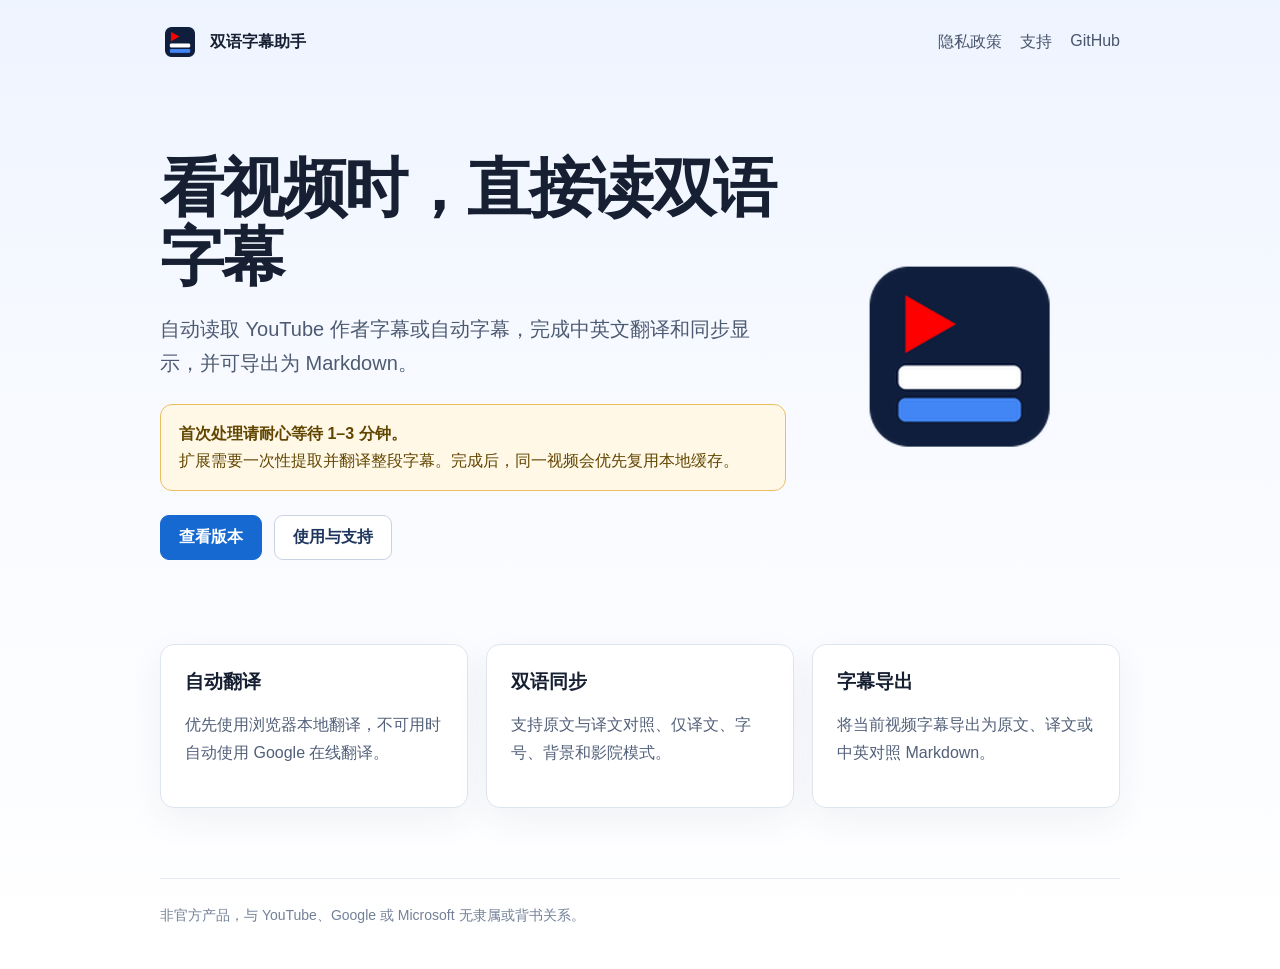
<file: docs/index.html>
<!doctype html>
<html lang="zh-CN">
<head>
  <meta charset="utf-8">
  <meta name="viewport" content="width=device-width, initial-scale=1">
  <meta name="description" content="YouTube 双语字幕：自动提取、翻译、同步显示并导出 Markdown。">
  <title>双语字幕助手 for YouTube</title>
  <link rel="icon" href="icon128.png">
  <link rel="stylesheet" href="styles.css">
</head>
<body>
  <div class="shell">
    <header>
      <a class="brand" href="./"><img src="icon128.png" alt=""><span>双语字幕助手</span></a>
      <nav><a href="privacy.html">隐私政策</a><a href="support.html">支持</a><a href="https://github.com/lproc2006/yt-dual-subtitles">GitHub</a></nav>
    </header>
    <main>
      <section class="hero">
        <div>
          <h1>看视频时，直接读双语字幕</h1>
          <p class="lead">自动读取 YouTube 作者字幕或自动字幕，完成中英文翻译和同步显示，并可导出为 Markdown。</p>
          <div class="wait-note"><strong>首次处理请耐心等待 1–3 分钟。</strong><br>扩展需要一次性提取并翻译整段字幕。完成后，同一视频会优先复用本地缓存。</div>
          <div class="actions">
            <a class="button primary" href="https://github.com/lproc2006/yt-dual-subtitles/releases">查看版本</a>
            <a class="button" href="support.html">使用与支持</a>
          </div>
        </div>
        <img src="icon300.png" alt="双语字幕助手图标">
      </section>
      <section class="grid">
        <div class="card"><h2>自动翻译</h2><p>优先使用浏览器本地翻译，不可用时自动使用 Google 在线翻译。</p></div>
        <div class="card"><h2>双语同步</h2><p>支持原文与译文对照、仅译文、字号、背景和影院模式。</p></div>
        <div class="card"><h2>字幕导出</h2><p>将当前视频字幕导出为原文、译文或中英对照 Markdown。</p></div>
      </section>
    </main>
    <footer>非官方产品，与 YouTube、Google 或 Microsoft 无隶属或背书关系。</footer>
  </div>
</body>
</html>
</file>
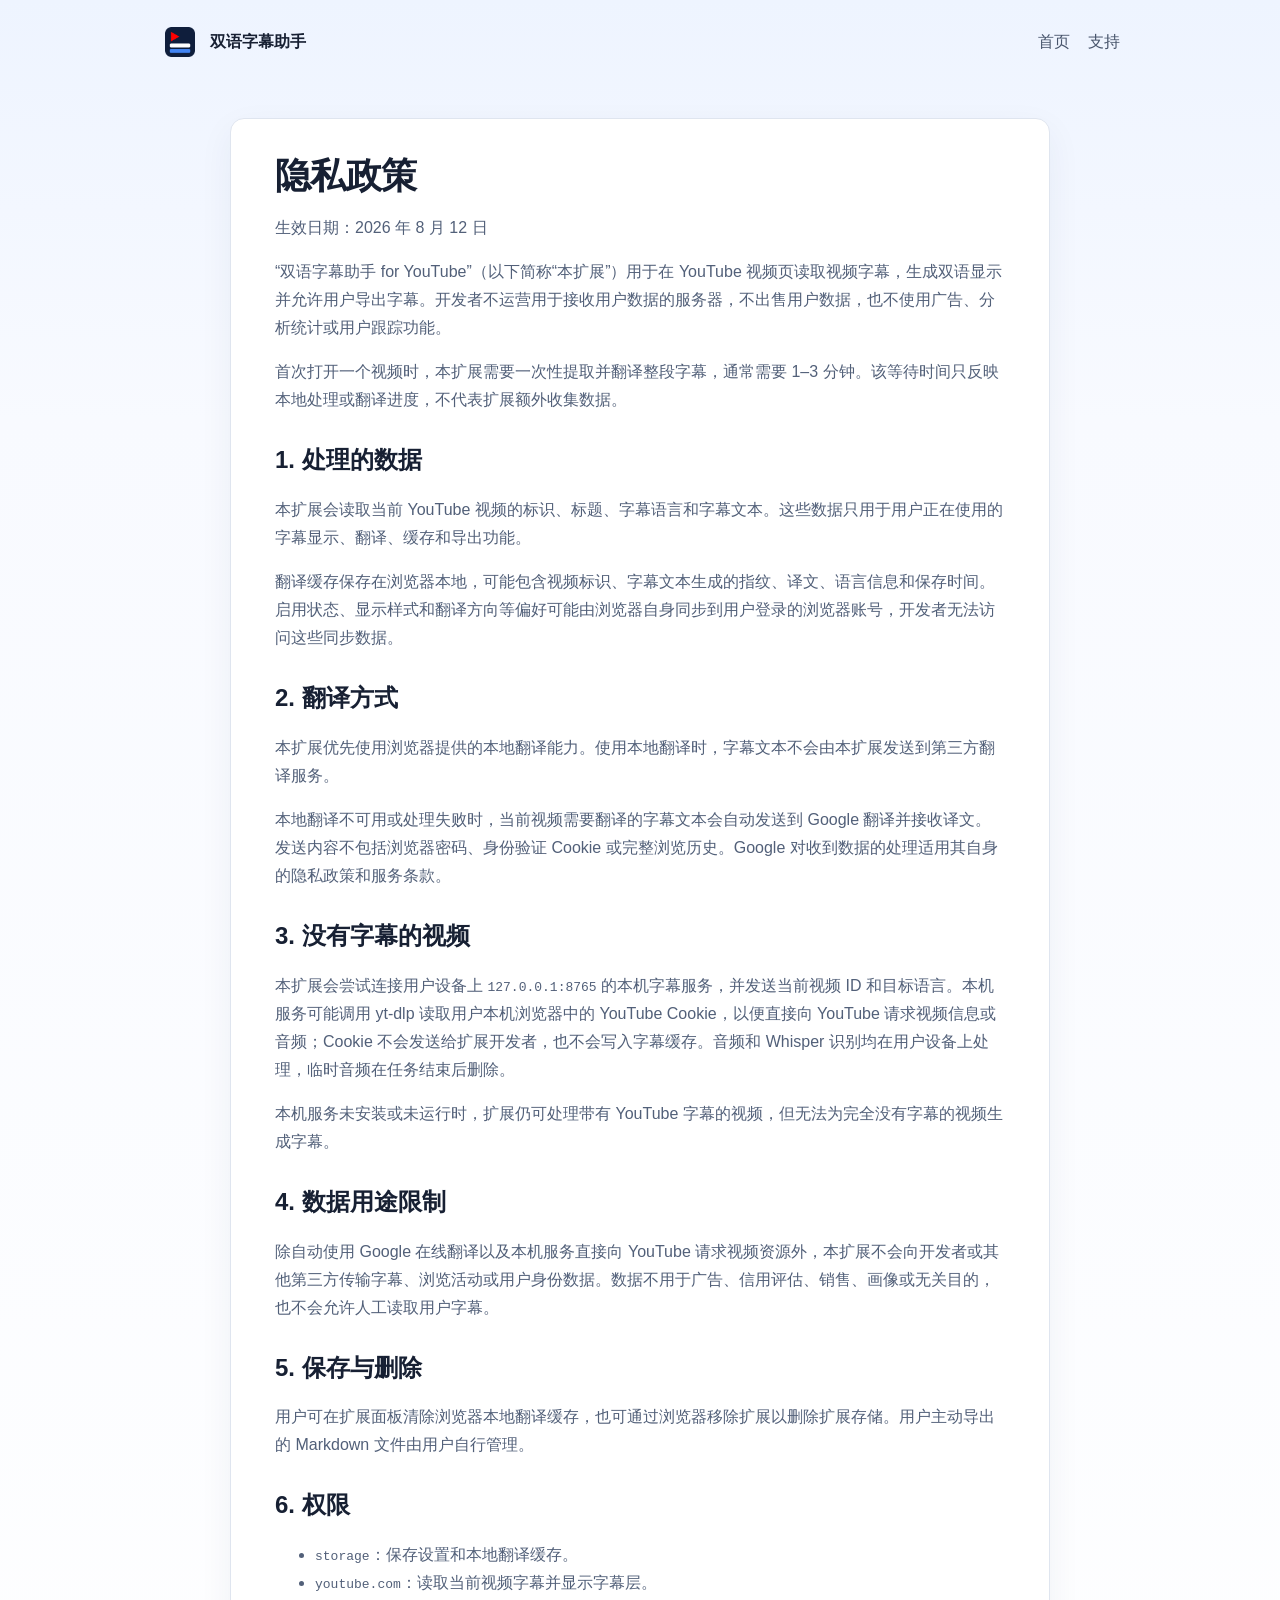
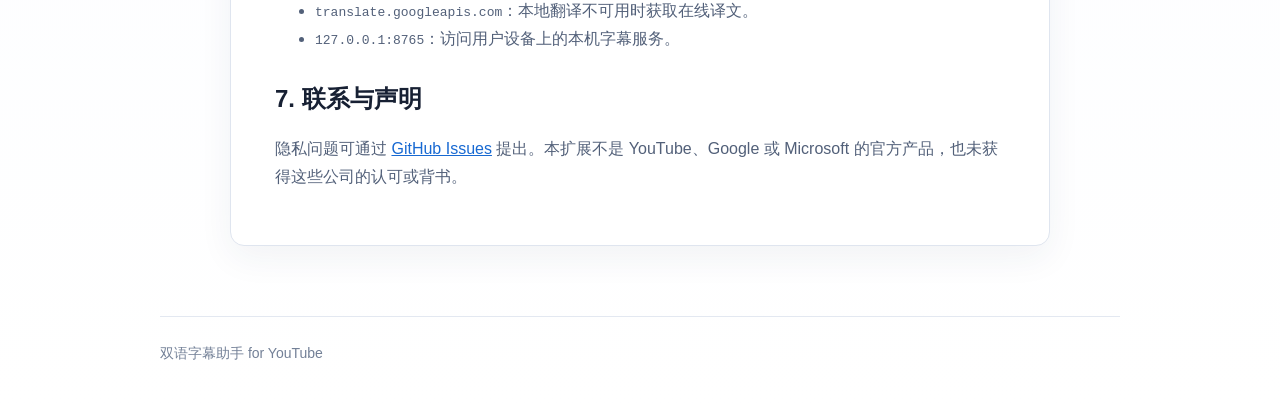
<file: docs/privacy.html>
<!doctype html>
<html lang="zh-CN">
<head>
  <meta charset="utf-8">
  <meta name="viewport" content="width=device-width, initial-scale=1">
  <title>隐私政策｜双语字幕助手</title>
  <link rel="icon" href="icon128.png">
  <link rel="stylesheet" href="styles.css">
</head>
<body>
  <div class="shell">
    <header><a class="brand" href="./"><img src="icon128.png" alt=""><span>双语字幕助手</span></a><nav><a href="./">首页</a><a href="support.html">支持</a></nav></header>
    <article>
      <h1>隐私政策</h1>
      <p>生效日期：2026 年 8 月 12 日</p>
      <p>“双语字幕助手 for YouTube”（以下简称“本扩展”）用于在 YouTube 视频页读取视频字幕，生成双语显示并允许用户导出字幕。开发者不运营用于接收用户数据的服务器，不出售用户数据，也不使用广告、分析统计或用户跟踪功能。</p>
      <p>首次打开一个视频时，本扩展需要一次性提取并翻译整段字幕，通常需要 1–3 分钟。该等待时间只反映本地处理或翻译进度，不代表扩展额外收集数据。</p>
      <h2>1. 处理的数据</h2>
      <p>本扩展会读取当前 YouTube 视频的标识、标题、字幕语言和字幕文本。这些数据只用于用户正在使用的字幕显示、翻译、缓存和导出功能。</p>
      <p>翻译缓存保存在浏览器本地，可能包含视频标识、字幕文本生成的指纹、译文、语言信息和保存时间。启用状态、显示样式和翻译方向等偏好可能由浏览器自身同步到用户登录的浏览器账号，开发者无法访问这些同步数据。</p>
      <h2>2. 翻译方式</h2>
      <p>本扩展优先使用浏览器提供的本地翻译能力。使用本地翻译时，字幕文本不会由本扩展发送到第三方翻译服务。</p>
      <p>本地翻译不可用或处理失败时，当前视频需要翻译的字幕文本会自动发送到 Google 翻译并接收译文。发送内容不包括浏览器密码、身份验证 Cookie 或完整浏览历史。Google 对收到数据的处理适用其自身的隐私政策和服务条款。</p>
      <h2>3. 没有字幕的视频</h2>
      <p>本扩展会尝试连接用户设备上 <code>127.0.0.1:8765</code> 的本机字幕服务，并发送当前视频 ID 和目标语言。本机服务可能调用 yt-dlp 读取用户本机浏览器中的 YouTube Cookie，以便直接向 YouTube 请求视频信息或音频；Cookie 不会发送给扩展开发者，也不会写入字幕缓存。音频和 Whisper 识别均在用户设备上处理，临时音频在任务结束后删除。</p>
      <p>本机服务未安装或未运行时，扩展仍可处理带有 YouTube 字幕的视频，但无法为完全没有字幕的视频生成字幕。</p>
      <h2>4. 数据用途限制</h2>
      <p>除自动使用 Google 在线翻译以及本机服务直接向 YouTube 请求视频资源外，本扩展不会向开发者或其他第三方传输字幕、浏览活动或用户身份数据。数据不用于广告、信用评估、销售、画像或无关目的，也不会允许人工读取用户字幕。</p>
      <h2>5. 保存与删除</h2>
      <p>用户可在扩展面板清除浏览器本地翻译缓存，也可通过浏览器移除扩展以删除扩展存储。用户主动导出的 Markdown 文件由用户自行管理。</p>
      <h2>6. 权限</h2>
      <ul><li><code>storage</code>：保存设置和本地翻译缓存。</li><li><code>youtube.com</code>：读取当前视频字幕并显示字幕层。</li><li><code>translate.googleapis.com</code>：本地翻译不可用时获取在线译文。</li><li><code>127.0.0.1:8765</code>：访问用户设备上的本机字幕服务。</li></ul>
      <h2>7. 联系与声明</h2>
      <p>隐私问题可通过 <a href="https://github.com/lproc2006/yt-dual-subtitles/issues">GitHub Issues</a> 提出。本扩展不是 YouTube、Google 或 Microsoft 的官方产品，也未获得这些公司的认可或背书。</p>
    </article>
    <footer>双语字幕助手 for YouTube</footer>
  </div>
</body>
</html>
</file>
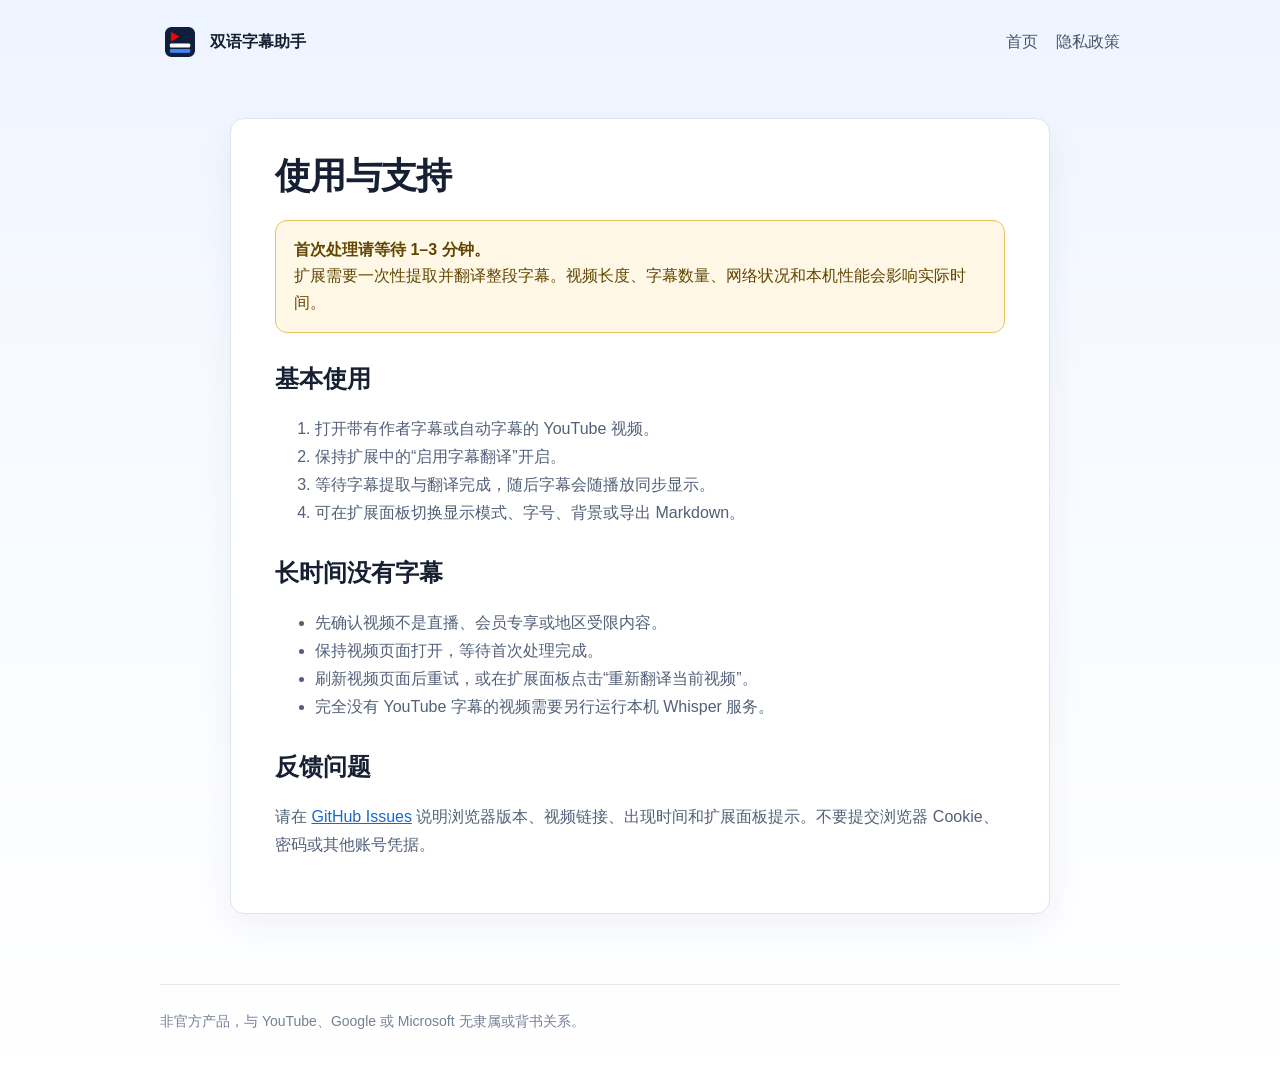
<file: docs/support.html>
<!doctype html>
<html lang="zh-CN">
<head>
  <meta charset="utf-8">
  <meta name="viewport" content="width=device-width, initial-scale=1">
  <title>支持｜双语字幕助手</title>
  <link rel="icon" href="icon128.png">
  <link rel="stylesheet" href="styles.css">
</head>
<body>
  <div class="shell">
    <header><a class="brand" href="./"><img src="icon128.png" alt=""><span>双语字幕助手</span></a><nav><a href="./">首页</a><a href="privacy.html">隐私政策</a></nav></header>
    <article>
      <h1>使用与支持</h1>
      <div class="wait-note"><strong>首次处理请等待 1–3 分钟。</strong><br>扩展需要一次性提取并翻译整段字幕。视频长度、字幕数量、网络状况和本机性能会影响实际时间。</div>
      <h2>基本使用</h2>
      <ol><li>打开带有作者字幕或自动字幕的 YouTube 视频。</li><li>保持扩展中的“启用字幕翻译”开启。</li><li>等待字幕提取与翻译完成，随后字幕会随播放同步显示。</li><li>可在扩展面板切换显示模式、字号、背景或导出 Markdown。</li></ol>
      <h2>长时间没有字幕</h2>
      <ul><li>先确认视频不是直播、会员专享或地区受限内容。</li><li>保持视频页面打开，等待首次处理完成。</li><li>刷新视频页面后重试，或在扩展面板点击“重新翻译当前视频”。</li><li>完全没有 YouTube 字幕的视频需要另行运行本机 Whisper 服务。</li></ul>
      <h2>反馈问题</h2>
      <p>请在 <a href="https://github.com/lproc2006/yt-dual-subtitles/issues">GitHub Issues</a> 说明浏览器版本、视频链接、出现时间和扩展面板提示。不要提交浏览器 Cookie、密码或其他账号凭据。</p>
    </article>
    <footer>非官方产品，与 YouTube、Google 或 Microsoft 无隶属或背书关系。</footer>
  </div>
</body>
</html>
</file>
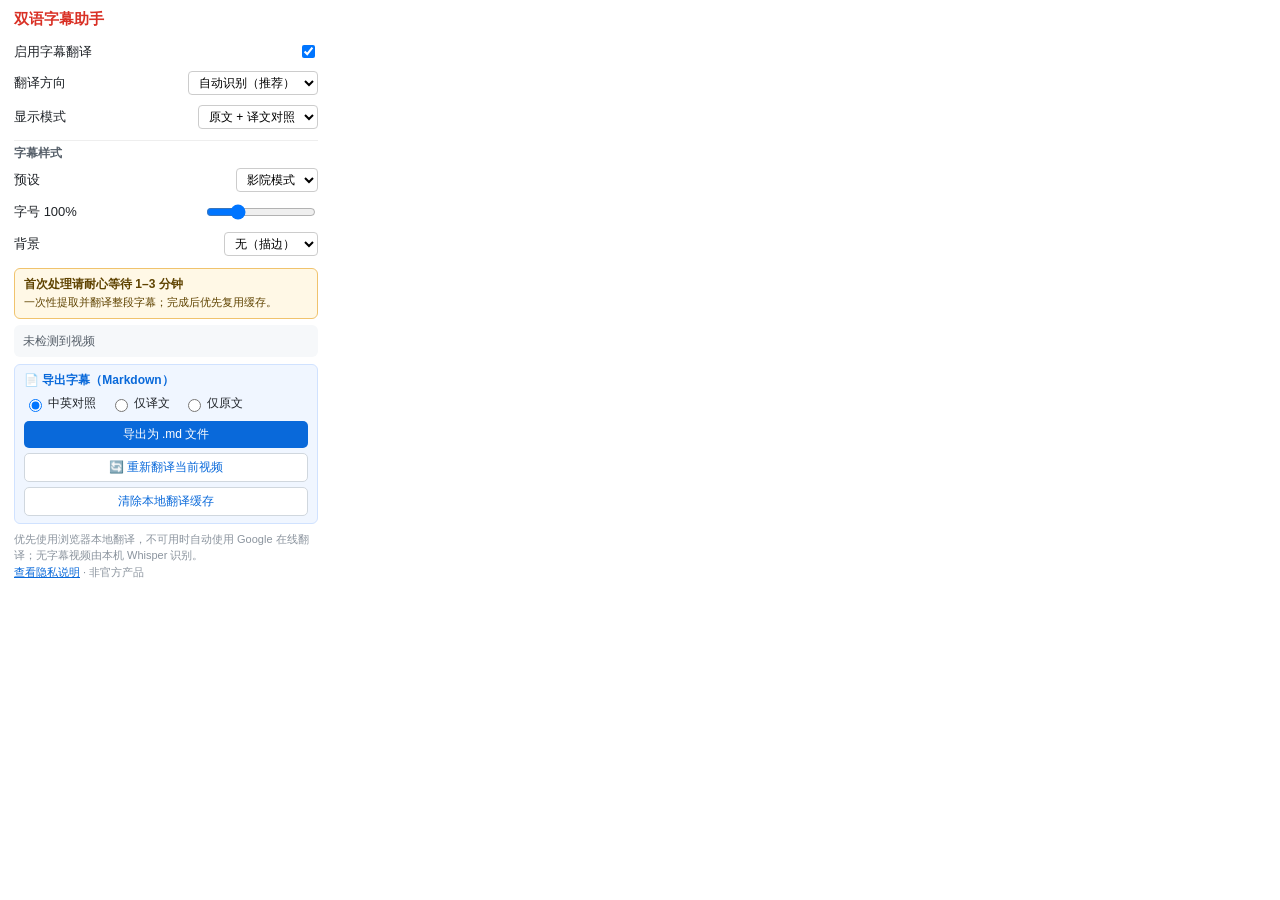
<file: popup/popup.html>
<!DOCTYPE html>
<html lang="zh-CN">
<head>
  <meta charset="UTF-8">
  <link rel="stylesheet" href="popup.css">
</head>
<body>
  <h1>双语字幕助手</h1>

  <label class="switch-row">
    <span>启用字幕翻译</span>
    <input type="checkbox" id="enabled" checked>
  </label>

  <label class="row">
    <span>翻译方向</span>
    <select id="direction">
      <option value="auto" selected>自动识别（推荐）</option>
      <option value="zh-CN">英文 → 中文</option>
      <option value="en">中文 → 英文</option>
    </select>
  </label>

  <label class="row">
    <span>显示模式</span>
    <select id="mode">
      <option value="dual" selected>原文 + 译文对照</option>
      <option value="translated">仅译文</option>
    </select>
  </label>

  <div class="section-title">字幕样式</div>
  <label class="row">
    <span>预设</span>
    <select id="style">
      <option value="cinema" selected>影院模式</option>
      <option value="minimal">简洁模式</option>
    </select>
  </label>
  <label class="row">
    <span>字号 <span id="fontsize-label">100%</span></span>
    <input type="range" id="fontsize" min="80" max="160" step="10" value="100">
  </label>
  <label class="row">
    <span>背景</span>
    <select id="background">
      <option value="none" selected>无（描边）</option>
      <option value="translucent">半透明黑底</option>
      <option value="solid">实心黑底</option>
    </select>
  </label>

  <div class="processing-note" role="note">
    <strong>首次处理请耐心等待 1–3 分钟</strong>
    <span>一次性提取并翻译整段字幕；完成后优先复用缓存。</span>
  </div>

  <div class="status-box">
    <div id="status">未检测到视频</div>
  </div>

  <div class="export-box">
    <div class="export-title">📄 导出字幕（Markdown）</div>
    <label class="export-format"><input type="radio" name="fmt" value="dual" checked> 中英对照</label>
    <label class="export-format"><input type="radio" name="fmt" value="translated"> 仅译文</label>
    <label class="export-format"><input type="radio" name="fmt" value="source"> 仅原文</label>
    <button id="export-btn">导出为 .md 文件</button>
    <button id="retranslate-btn" class="secondary">🔄 重新翻译当前视频</button>
    <button id="clear-cache-btn" class="secondary">清除本地翻译缓存</button>
  </div>

  <div class="note">优先使用浏览器本地翻译，不可用时自动使用 Google 在线翻译；无字幕视频由本机 Whisper 识别。<br><a href="../privacy/privacy.html" target="_blank">查看隐私说明</a> · 非官方产品</div>

  <script src="popup.js"></script>
</body>
</html>
</file>
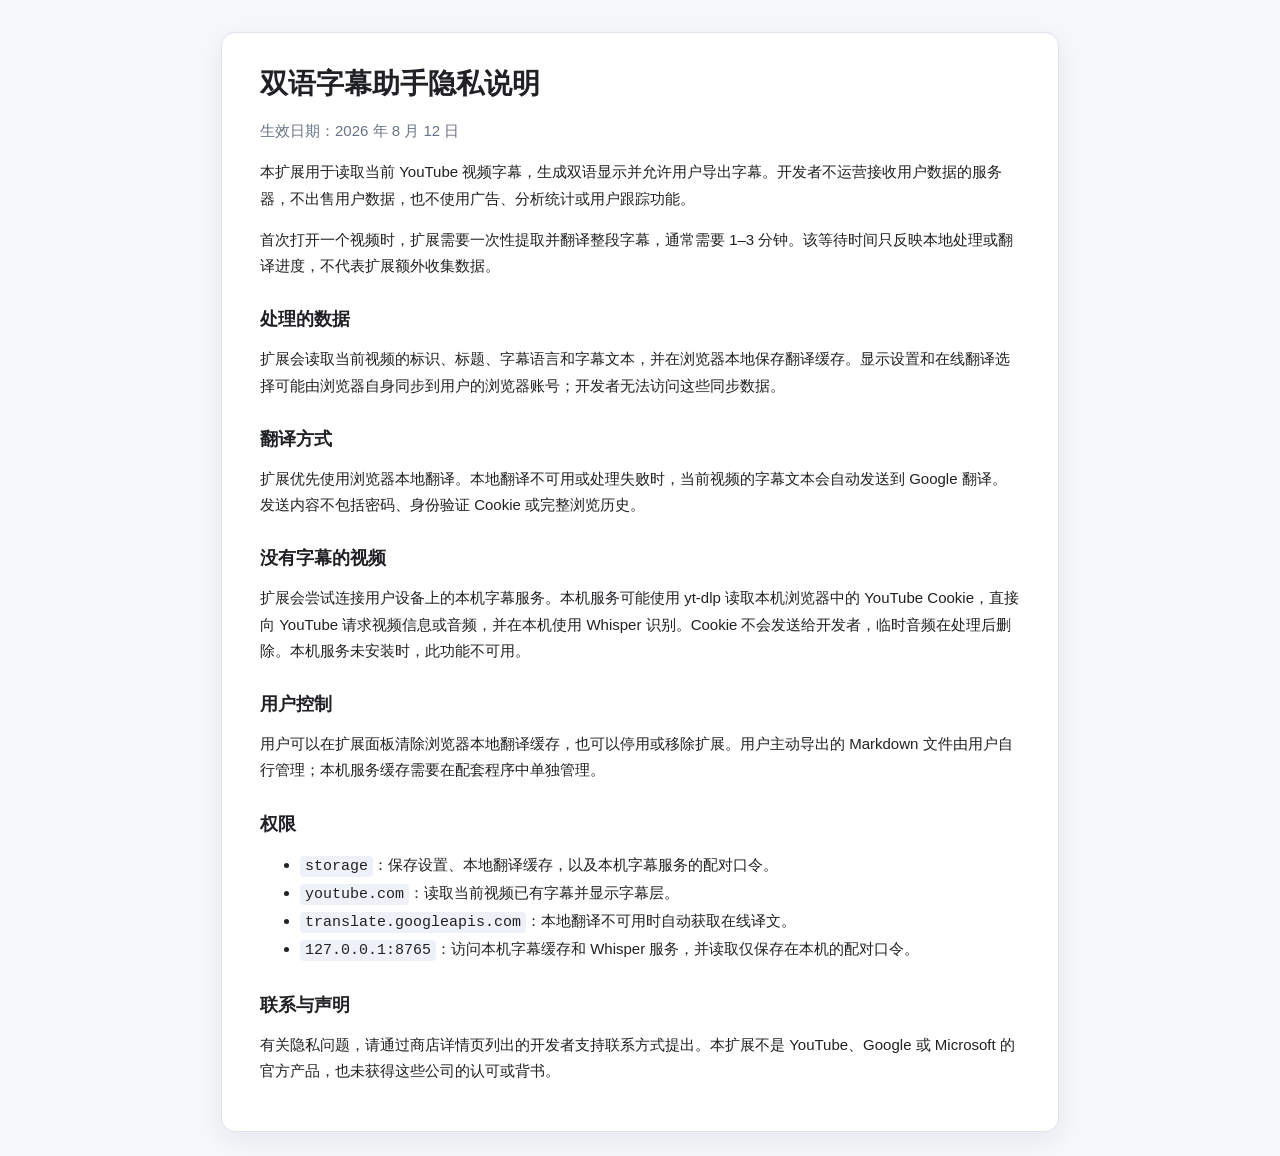
<file: privacy/privacy.html>
<!DOCTYPE html>
<html lang="zh-CN">
<head>
  <meta charset="UTF-8">
  <meta name="viewport" content="width=device-width, initial-scale=1">
  <title>双语字幕助手隐私说明</title>
  <link rel="stylesheet" href="privacy.css">
</head>
<body>
  <main>
    <h1>双语字幕助手隐私说明</h1>
    <p class="date">生效日期：2026 年 8 月 12 日</p>
    <p>本扩展用于读取当前 YouTube 视频字幕，生成双语显示并允许用户导出字幕。开发者不运营接收用户数据的服务器，不出售用户数据，也不使用广告、分析统计或用户跟踪功能。</p>
    <p>首次打开一个视频时，扩展需要一次性提取并翻译整段字幕，通常需要 1–3 分钟。该等待时间只反映本地处理或翻译进度，不代表扩展额外收集数据。</p>

    <h2>处理的数据</h2>
    <p>扩展会读取当前视频的标识、标题、字幕语言和字幕文本，并在浏览器本地保存翻译缓存。显示设置和在线翻译选择可能由浏览器自身同步到用户的浏览器账号；开发者无法访问这些同步数据。</p>

    <h2>翻译方式</h2>
    <p>扩展优先使用浏览器本地翻译。本地翻译不可用或处理失败时，当前视频的字幕文本会自动发送到 Google 翻译。发送内容不包括密码、身份验证 Cookie 或完整浏览历史。</p>

    <h2>没有字幕的视频</h2>
    <p>扩展会尝试连接用户设备上的本机字幕服务。本机服务可能使用 yt-dlp 读取本机浏览器中的 YouTube Cookie，直接向 YouTube 请求视频信息或音频，并在本机使用 Whisper 识别。Cookie 不会发送给开发者，临时音频在处理后删除。本机服务未安装时，此功能不可用。</p>

    <h2>用户控制</h2>
    <p>用户可以在扩展面板清除浏览器本地翻译缓存，也可以停用或移除扩展。用户主动导出的 Markdown 文件由用户自行管理；本机服务缓存需要在配套程序中单独管理。</p>

    <h2>权限</h2>
    <ul>
      <li><code>storage</code>：保存设置、本地翻译缓存，以及本机字幕服务的配对口令。</li>
      <li><code>youtube.com</code>：读取当前视频已有字幕并显示字幕层。</li>
      <li><code>translate.googleapis.com</code>：本地翻译不可用时自动获取在线译文。</li>
      <li><code>127.0.0.1:8765</code>：访问本机字幕缓存和 Whisper 服务，并读取仅保存在本机的配对口令。</li>
    </ul>

    <h2>联系与声明</h2>
    <p>有关隐私问题，请通过商店详情页列出的开发者支持联系方式提出。本扩展不是 YouTube、Google 或 Microsoft 的官方产品，也未获得这些公司的认可或背书。</p>
  </main>
</body>
</html>
</file>
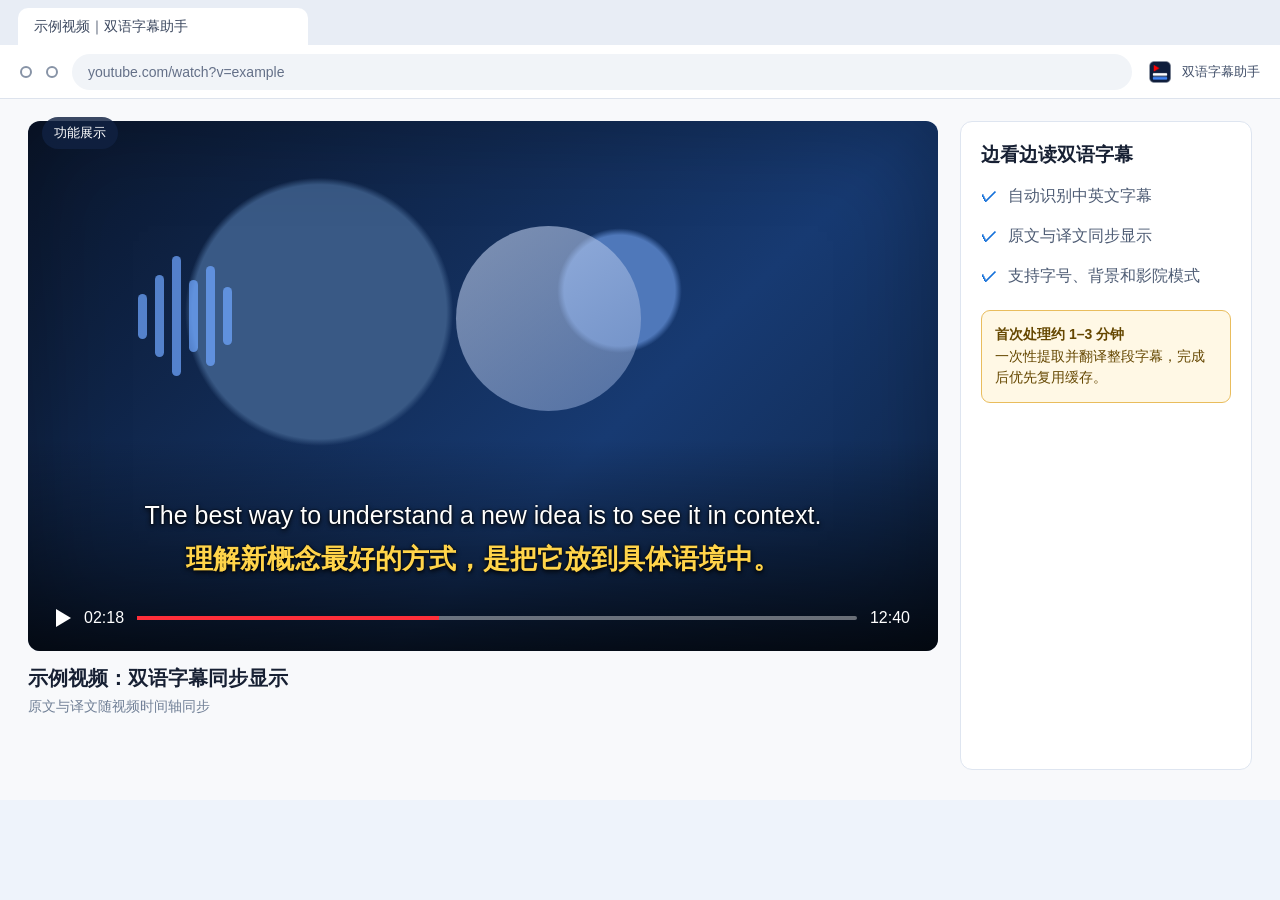
<file: store/demo/demo.html>
<!doctype html>
<html lang="zh-CN">
<head><meta charset="utf-8"><meta name="viewport" content="width=1280"><title>商店功能图</title><link rel="stylesheet" href="demo.css"></head>
<body>
  <section class="shot shot-dual browser">
    <div class="tabs"><div class="tab">示例视频｜双语字幕助手</div></div>
    <div class="bar"><span class="navdot"></span><span class="navdot"></span><div class="address">youtube.com/watch?v=example</div><div class="extension-chip"><img src="../../icons/icon128.png" alt="">双语字幕助手</div></div>
    <div class="page"><span class="demo-label">功能展示</span><div class="video-column"><div class="video"><div class="wave"><i></i><i></i><i></i><i></i><i></i><i></i></div><div class="speaker"></div><div class="captions"><div class="source">The best way to understand a new idea is to see it in context.</div><div class="translated">理解新概念最好的方式，是把它放到具体语境中。</div></div><div class="controls"><span class="play"></span><span>02:18</span><div class="timeline"></div><span>12:40</span></div></div><div class="video-title">示例视频：双语字幕同步显示</div><div class="meta">原文与译文随视频时间轴同步</div></div><aside class="side-card"><h2>边看边读双语字幕</h2><div class="feature"><span class="check">✓</span><span>自动识别中英文字幕</span></div><div class="feature"><span class="check">✓</span><span>原文与译文同步显示</span></div><div class="feature"><span class="check">✓</span><span>支持字号、背景和影院模式</span></div><div class="wait-pill"><strong>首次处理约 1–3 分钟</strong><br>一次性提取并翻译整段字幕，完成后优先复用缓存。</div></aside></div>
  </section>

  <section class="shot shot-loading browser">
    <div class="tabs"><div class="tab">双语字幕助手｜首次处理提示</div></div>
    <div class="bar"><span class="navdot"></span><span class="navdot"></span><div class="address">youtube.com/watch?v=example</div><div class="extension-chip"><img src="../../icons/icon128.png" alt="">双语字幕助手</div></div>
    <div class="workspace"><span class="demo-label">功能展示</span><div class="workspace-copy"><div class="eyebrow">清晰的等待预期</div><h1>整段字幕一次提取、一次翻译</h1><p>首次打开视频时，字幕处理通常需要 1–3 分钟。扩展会持续显示提取或翻译进度，完成后再次打开同一视频通常更快。</p><div class="steps"><div class="step">① 提取字幕</div><div class="step">② 批量翻译</div><div class="step">③ 本地缓存</div></div></div><div class="popup"><h2>双语字幕助手</h2><div class="prow"><span>启用字幕翻译</span><span class="toggle"></span></div><div class="prow"><span>翻译方向</span><span class="select">自动识别（推荐）</span></div><div class="prow"><span>显示模式</span><span class="select">原文 + 译文对照</span></div><div class="section">字幕样式</div><div class="prow"><span>预设</span><span class="select">影院模式</span></div><div class="prow"><span>字号 100%</span><span>━━●━━━━</span></div><div class="processing"><strong>首次处理请耐心等待 1–3 分钟</strong>一次性提取并翻译整段字幕；完成后优先复用缓存。</div><div class="status">正在一次性翻译全部字幕 186/644（Google 在线）</div><div class="exportbox"><strong>📄 导出字幕（Markdown）</strong><div class="radios">◉ 中英对照　○ 仅译文　○ 仅原文</div><div class="pbutton">导出为 .md 文件</div><div class="pbutton secondary">重新翻译当前视频</div></div></div></div>
  </section>

  <section class="shot shot-export browser">
    <div class="tabs"><div class="tab">双语字幕助手｜样式与导出</div></div>
    <div class="bar"><span class="navdot"></span><span class="navdot"></span><div class="address">扩展功能：字幕样式与 Markdown 导出</div><div class="extension-chip"><img src="../../icons/icon128.png" alt="">双语字幕助手</div></div>
    <div class="export-page"><span class="demo-label">功能展示</span><div class="popup"><h2>双语字幕助手</h2><div class="prow"><span>显示模式</span><span class="select">原文 + 译文对照</span></div><div class="section">字幕样式</div><div class="prow"><span>预设</span><span class="select">影院模式</span></div><div class="prow"><span>字号 120%</span><span>━━━━●━━</span></div><div class="prow"><span>背景</span><span class="select">半透明黑底</span></div><div class="processing"><strong>首次处理请耐心等待 1–3 分钟</strong>整段字幕处理完成后即可导出。</div><div class="status">✓ 已就绪（644 条 · 本地缓存）</div><div class="exportbox"><strong>📄 导出字幕（Markdown）</strong><div class="radios">◉ 中英对照　○ 仅译文　○ 仅原文</div><div class="pbutton">导出为 .md 文件</div><div class="pbutton secondary">重新翻译当前视频</div><div class="pbutton secondary">清除本地翻译缓存</div></div></div><div class="document"><h1>示例视频字幕</h1><div class="quote">来源：YouTube 视频页面<br>语言：英语 → 中文<br>格式：中英对照 Markdown</div><h3>01　Understanding ideas in context</h3><p>The best way to understand a new idea is to see it in context.</p><p class="translation">理解新概念最好的方式，是把它放到具体语境中。</p><h3>02　Build a clear mental model</h3><p>Start with the main structure, then connect the details.</p><p class="translation">先建立整体结构，再把细节连接起来。</p></div></div>
  </section>
  <script>document.body.dataset.shot = new URLSearchParams(location.search).get("shot") || "dual";</script>
</body>
</html>
</file>
<file: docs/styles.css>
:root {
  color-scheme: light;
  font-family: -apple-system, BlinkMacSystemFont, "Segoe UI", "PingFang SC", "Microsoft YaHei", sans-serif;
  color: #172033;
  background: #f5f7fb;
}

* { box-sizing: border-box; }

body {
  margin: 0;
  background: linear-gradient(180deg, #eef4ff 0, #f8faff 420px, #fff 100%);
}

a { color: #1769d2; }

.shell {
  width: min(960px, calc(100% - 32px));
  margin: 0 auto;
}

header {
  display: flex;
  align-items: center;
  justify-content: space-between;
  padding: 22px 0;
}

.brand {
  display: flex;
  align-items: center;
  gap: 10px;
  color: #172033;
  font-weight: 700;
  text-decoration: none;
}

.brand img { width: 40px; height: 40px; }

nav { display: flex; gap: 18px; }
nav a { color: #48556c; text-decoration: none; }

.hero {
  display: grid;
  grid-template-columns: 1fr 280px;
  gap: 54px;
  align-items: center;
  padding: 70px 0 84px;
}

.hero img { width: 240px; height: 240px; }

h1 {
  margin: 0 0 18px;
  font-size: clamp(38px, 6vw, 64px);
  line-height: 1.08;
  letter-spacing: -0.04em;
}

.lead {
  max-width: 660px;
  color: #4d5b72;
  font-size: 20px;
  line-height: 1.7;
}

.wait-note {
  margin: 24px 0;
  padding: 16px 18px;
  border: 1px solid #eabf61;
  border-radius: 12px;
  background: #fff8e7;
  color: #624600;
  line-height: 1.65;
}

.actions { display: flex; flex-wrap: wrap; gap: 12px; }
.button {
  display: inline-block;
  padding: 11px 18px;
  border: 1px solid #c9d2e3;
  border-radius: 9px;
  background: #fff;
  color: #1f365e;
  font-weight: 650;
  text-decoration: none;
}
.button.primary { border-color: #1769d2; background: #1769d2; color: #fff; }

.grid {
  display: grid;
  grid-template-columns: repeat(3, 1fr);
  gap: 18px;
  padding: 0 0 70px;
}

.card, article {
  padding: 24px;
  border: 1px solid #dfe5ef;
  border-radius: 14px;
  background: #fff;
  box-shadow: 0 12px 35px rgba(37, 56, 92, 0.06);
}

.card h2 { margin: 0 0 10px; font-size: 19px; }
.card p, article p, article li { color: #526079; line-height: 1.75; }

article { max-width: 820px; margin: 34px auto 70px; padding: 38px 44px; }
article h1 { font-size: 36px; letter-spacing: -0.02em; }
article h2 { margin-top: 30px; }

footer {
  padding: 28px 0 44px;
  border-top: 1px solid #e3e8f1;
  color: #738097;
  font-size: 14px;
}

@media (max-width: 720px) {
  .hero { grid-template-columns: 1fr; padding-top: 34px; }
  .hero img { order: -1; width: 150px; height: 150px; }
  .grid { grid-template-columns: 1fr; }
  nav { gap: 10px; font-size: 14px; }
  article { padding: 26px 22px; }
}
</file>
<file: popup/popup.css>
html {
  width: 332px;
  min-width: 332px;
  max-width: 332px;
  overflow-x: hidden;
  background: #fff;
}

*, *::before, *::after {
  box-sizing: border-box;
}

body {
  width: 332px;
  min-width: 332px;
  max-width: 332px;
  margin: 0;
  padding: 10px 14px;
  overflow-x: hidden;
  font-family: -apple-system, "PingFang SC", "Microsoft YaHei", sans-serif;
  font-size: 13px;
  color: #1f2328;
  background: #fff;
}

h1 {
  font-size: 15px;
  margin: 0 0 8px;
  color: #d93025;
}

.row, .switch-row {
  display: flex;
  justify-content: space-between;
  align-items: center;
  padding: 5px 0;
}

select {
  max-width: 174px;
  padding: 3px 6px;
  border: 1px solid #ccc;
  border-radius: 4px;
  font-size: 12px;
  background: #fff;
}

.processing-note {
  margin: 7px 0 2px;
  padding: 7px 9px;
  border: 1px solid #f0c36d;
  border-radius: 6px;
  background: #fff8e6;
  color: #5f4300;
  line-height: 1.45;
}

.processing-note strong,
.processing-note span {
  display: block;
}

.processing-note strong {
  margin-bottom: 2px;
  font-size: 12px;
}

.processing-note span {
  font-size: 11px;
}

.status-box {
  margin-top: 6px;
  padding: 7px 9px;
  background: #f6f8fa;
  border-radius: 6px;
  min-height: 32px;
  display: flex;
  align-items: center;
}

#status {
  font-size: 12px;
  color: #57606a;
}

.note {
  margin-top: 7px;
  font-size: 11px;
  color: #8b949e;
  line-height: 1.5;
}

.note a {
  color: #0969da;
}

.export-box {
  margin-top: 7px;
  padding: 7px 9px;
  background: #f0f6ff;
  border: 1px solid #d0e2ff;
  border-radius: 6px;
}

.section-title {
  font-size: 12px;
  font-weight: 600;
  color: #57606a;
  margin: 6px 0 1px;
  padding-top: 4px;
  border-top: 1px solid #eee;
}

input[type="range"] {
  width: 110px;
}

.export-title {
  font-size: 12px;
  font-weight: 600;
  margin-bottom: 6px;
  color: #0969da;
}

.export-format {
  display: inline-flex;
  align-items: center;
  gap: 3px;
  margin-right: 10px;
  font-size: 12px;
}

#export-btn {
  display: block;
  width: 100%;
  margin-top: 6px;
  padding: 5px 0;
  border: none;
  border-radius: 5px;
  background: #0969da;
  color: #fff;
  font-size: 12px;
  cursor: pointer;
}

#export-btn:hover { background: #0a58ca; }

#retranslate-btn,
#clear-cache-btn {
  display: block;
  width: 100%;
  margin-top: 5px;
  padding: 5px 0;
  border: 1px solid #d0d7de;
  border-radius: 5px;
  background: #fff;
  color: #0969da;
  font-size: 12px;
  cursor: pointer;
}

#retranslate-btn:hover,
#clear-cache-btn:hover { background: #f6f8fa; }
</file>
<file: privacy/privacy.css>
:root {
  color-scheme: light;
  font-family: -apple-system, BlinkMacSystemFont, "Segoe UI", "PingFang SC", "Microsoft YaHei", sans-serif;
  color: #202124;
  background: #f6f8fb;
}

body {
  margin: 0;
  padding: 32px 18px;
}

main {
  max-width: 760px;
  margin: 0 auto;
  padding: 32px 38px;
  border: 1px solid #dfe3eb;
  border-radius: 14px;
  background: #fff;
  box-shadow: 0 8px 30px rgba(28, 39, 60, 0.08);
}

h1 {
  margin: 0;
  font-size: 28px;
}

h2 {
  margin: 28px 0 8px;
  font-size: 18px;
}

p, li {
  font-size: 15px;
  line-height: 1.75;
}

.date {
  color: #687386;
}

code {
  padding: 2px 5px;
  border-radius: 4px;
  background: #eef2f8;
}

@media (max-width: 600px) {
  body { padding: 0; }
  main { padding: 24px 20px; border: 0; border-radius: 0; }
}
</file>
<file: store/demo/demo.css>
* { box-sizing: border-box; }
:root { font-family: -apple-system, BlinkMacSystemFont, "Segoe UI", "PingFang SC", sans-serif; color: #172033; }
body { margin: 0; width: 1280px; height: 800px; overflow: hidden; background: #eef3fb; }
.shot { display: none; width: 1280px; height: 800px; }
body[data-shot="dual"] .shot-dual,
body[data-shot="loading"] .shot-loading,
body[data-shot="export"] .shot-export { display: block; }

.browser { width: 100%; height: 100%; background: #fff; }
.tabs { height: 45px; display: flex; align-items: end; gap: 8px; padding: 0 18px; background: #e8edf5; }
.tab { width: 290px; padding: 10px 16px 9px; border-radius: 10px 10px 0 0; background: #fff; color: #3d4960; font-size: 14px; }
.bar { height: 54px; display: flex; align-items: center; gap: 14px; padding: 0 20px; border-bottom: 1px solid #dde3ed; background: #fff; }
.navdot { width: 12px; height: 12px; border: 2px solid #8793a6; border-radius: 50%; }
.address { flex: 1; padding: 10px 16px; border-radius: 20px; background: #f1f4f8; color: #647088; font-size: 14px; }
.extension-chip { display: flex; align-items: center; gap: 8px; font-size: 13px; color: #42506a; }
.extension-chip img { width: 28px; height: 28px; }
.demo-label { position: absolute; left: 42px; top: 18px; z-index: 5; padding: 7px 12px; border-radius: 999px; background: rgba(17, 34, 67, .82); color: #fff; font-size: 13px; }

.page { position: relative; display: grid; grid-template-columns: minmax(0, 1fr) 292px; gap: 22px; height: 701px; padding: 22px 28px 30px; background: #f8f9fb; }
.video-column { min-width: 0; }
.video { position: relative; height: 530px; overflow: hidden; border-radius: 12px; background: radial-gradient(circle at 65% 32%, #4f78ba 0 8%, transparent 9%), radial-gradient(circle at 32% 36%, #395985 0 18%, transparent 19%), linear-gradient(135deg, #0a162c, #173a72 62%, #0e2446); box-shadow: inset 0 0 100px rgba(0,0,0,.28); }
.video::before { content: ""; position: absolute; inset: 0; background: linear-gradient(transparent 60%, rgba(0,0,0,.72)); }
.speaker { position: absolute; left: 47%; top: 105px; width: 185px; height: 185px; border-radius: 50%; background: linear-gradient(145deg, #d7e4ff, #839dcc); opacity: .55; }
.wave { position: absolute; left: 110px; top: 120px; display: flex; align-items: center; gap: 8px; height: 150px; }
.wave i { display: block; width: 9px; border-radius: 6px; background: rgba(111, 166, 255, .72); }
.wave i:nth-child(1) { height: 45px; }.wave i:nth-child(2) { height: 82px; }.wave i:nth-child(3) { height: 120px; }.wave i:nth-child(4) { height: 72px; }.wave i:nth-child(5) { height: 100px; }.wave i:nth-child(6) { height: 58px; }
.captions { position: absolute; left: 8%; right: 8%; bottom: 72px; text-align: center; text-shadow: 0 2px 5px #000, 0 0 2px #000; }
.captions .source { color: #fff; font-size: 25px; line-height: 1.4; }
.captions .translated { margin-top: 8px; color: #ffd44a; font-size: 27px; font-weight: 650; line-height: 1.4; }
.controls { position: absolute; left: 28px; right: 28px; bottom: 24px; display: flex; align-items: center; gap: 13px; color: #fff; }
.play { width: 0; height: 0; border-top: 9px solid transparent; border-bottom: 9px solid transparent; border-left: 15px solid #fff; }
.timeline { flex: 1; height: 4px; border-radius: 3px; background: rgba(255,255,255,.4); }.timeline::before { content: ""; display: block; width: 42%; height: 4px; background: #ff2f3a; }
.video-title { margin: 14px 0 6px; font-size: 20px; font-weight: 700; }.meta { color: #718097; font-size: 14px; }
.side-card { padding: 20px; border: 1px solid #dee5f0; border-radius: 12px; background: #fff; }
.side-card h2 { margin: 0 0 14px; font-size: 19px; }.feature { display: flex; gap: 11px; margin: 16px 0; color: #4f5d75; line-height: 1.5; }.check { color: #1671d9; font-weight: 800; }
.wait-pill { margin-top: 22px; padding: 13px; border: 1px solid #e9bd5d; border-radius: 9px; background: #fff8e5; color: #654700; font-size: 14px; line-height: 1.55; }

.workspace { position: relative; display: grid; grid-template-columns: 1fr 356px; height: 701px; background: linear-gradient(135deg, #12213d, #1c4d92); }
.workspace-copy { display: flex; flex-direction: column; justify-content: center; padding: 70px 72px; color: #fff; }
.eyebrow { margin-bottom: 16px; color: #9fc2ff; font-weight: 650; }.workspace-copy h1 { margin: 0 0 20px; font-size: 48px; line-height: 1.14; }.workspace-copy p { max-width: 620px; margin: 0; color: #d4e3ff; font-size: 22px; line-height: 1.65; }
.steps { display: flex; gap: 16px; margin-top: 38px; }.step { padding: 13px 16px; border: 1px solid rgba(255,255,255,.22); border-radius: 10px; background: rgba(255,255,255,.08); color: #e6efff; }
.popup { align-self: center; width: 332px; margin-left: -8px; padding: 14px; border-radius: 10px; background: #fff; box-shadow: 0 28px 70px rgba(0,0,0,.38); font-size: 13px; }
.popup h2 { margin: 0 0 9px; color: #d93025; font-size: 18px; }.prow { display: flex; justify-content: space-between; align-items: center; padding: 6px 0; }.toggle { width: 34px; height: 19px; border-radius: 10px; background: #1976e9; }.toggle::after { content: ""; display: block; width: 15px; height: 15px; margin: 2px 0 0 17px; border-radius: 50%; background: #fff; }.select { min-width: 148px; padding: 6px 9px; border: 1px solid #cbd2dc; border-radius: 5px; background: #fff; text-align: left; }.section { margin-top: 5px; padding-top: 7px; border-top: 1px solid #e6e9ee; color: #616c7e; font-weight: 650; }.processing { margin: 8px 0 6px; padding: 9px; border: 1px solid #f0c36d; border-radius: 6px; background: #fff8e6; color: #5f4300; line-height: 1.45; }.processing strong { display: block; }.status { padding: 9px; border-radius: 6px; background: #f4f6f9; color: #657185; }.exportbox { margin-top: 7px; padding: 9px; border: 1px solid #d0e2ff; border-radius: 6px; background: #f0f6ff; }.exportbox strong { color: #0969da; }.radios { margin: 7px 0; color: #4e5a70; }.pbutton { margin-top: 5px; padding: 7px; border-radius: 5px; background: #0969da; color: #fff; text-align: center; }.pbutton.secondary { border: 1px solid #d0d7de; background: #fff; color: #0969da; }

.export-page { position: relative; display: grid; grid-template-columns: 350px 1fr; gap: 28px; height: 701px; padding: 42px 52px; background: #f2f6fc; }.export-page .popup { align-self: stretch; margin: 0; }.document { padding: 36px 44px; border: 1px solid #dfe5ee; border-radius: 12px; background: #fff; box-shadow: 0 16px 45px rgba(34,55,92,.09); }.document h1 { margin: 0 0 10px; font-size: 27px; }.document .quote { margin: 18px 0 28px; padding: 12px 16px; border-left: 4px solid #4184e5; background: #f3f7fd; color: #5c6980; }.document h3 { margin-top: 25px; color: #1f4f92; }.document p { color: #4b596f; font-size: 16px; line-height: 1.75; }.document .translation { color: #8b5a00; }
</file>
